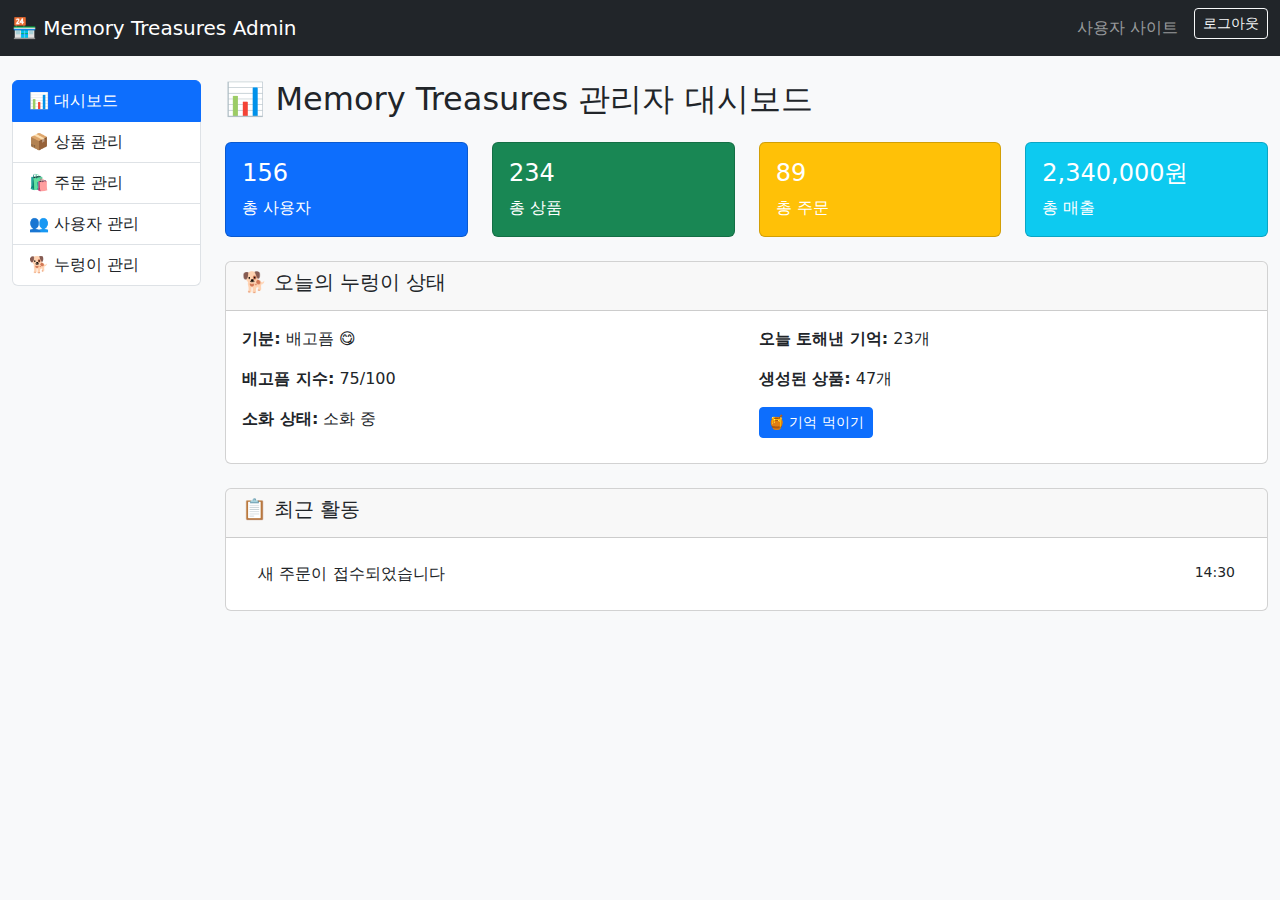
<file: Q0922/src/main/resources/templates/admin-dashboard.html>
<!DOCTYPE html>
<html lang="ko" xmlns:th="http://www.thymeleaf.org" 
      xmlns:sec="http://www.thymeleaf.org/extras/spring-security">
<head>
    <meta charset="UTF-8">
    <meta name="viewport" content="width=device-width, initial-scale=1.0">
    <title>관리자 대시보드 - Memory Treasures</title>
    <link href="https://cdn.jsdelivr.net/npm/bootstrap@5.3.0/dist/css/bootstrap.min.css" rel="stylesheet">
</head>
<body class="bg-light">
    <!-- 네비게이션 -->
    <nav class="navbar navbar-expand-lg navbar-dark bg-dark mb-4">
        <div class="container-fluid">
            <a class="navbar-brand" th:href="@{/}">🏪 Memory Treasures Admin</a>
            <div class="navbar-nav ms-auto">
                <a class="nav-link" th:href="@{/}">사용자 사이트</a>
                <span class="navbar-text me-2" sec:authentication="name"></span>
                <form th:action="@{/logout}" method="post" class="d-inline">
                    <button type="submit" class="btn btn-outline-light btn-sm">로그아웃</button>
                </form>
            </div>
        </div>
    </nav>

    <div class="container-fluid">
        <div class="row">
            <!-- 사이드바 -->
            <div class="col-md-2">
                <div class="list-group">
                    <a href="#dashboard" class="list-group-item list-group-item-action active" 
                       data-bs-toggle="tab">📊 대시보드</a>
                    <a href="#products" class="list-group-item list-group-item-action" 
                       data-bs-toggle="tab">📦 상품 관리</a>
                    <a href="#orders" class="list-group-item list-group-item-action" 
                       data-bs-toggle="tab">🛍️ 주문 관리</a>
                    <a href="#users" class="list-group-item list-group-item-action" 
                       data-bs-toggle="tab">👥 사용자 관리</a>
                    <a href="#nuryeong" class="list-group-item list-group-item-action" 
                       data-bs-toggle="tab">🐕 누렁이 관리</a>
                </div>
            </div>

            <!-- 메인 콘텐츠 -->
            <div class="col-md-10">
                <div class="tab-content">
                    <!-- 대시보드 -->
                    <div class="tab-pane fade show active" id="dashboard">
                        <h2 class="mb-4">📊 Memory Treasures 관리자 대시보드</h2>
                        
                        <!-- 통계 카드 -->
                        <div class="row mb-4">
                            <div class="col-md-3">
                                <div class="card bg-primary text-white">
                                    <div class="card-body">
                                        <h4 th:text="${dashboardStats.totalUsers}">156</h4>
                                        <p class="card-text">총 사용자</p>
                                    </div>
                                </div>
                            </div>
                            <div class="col-md-3">
                                <div class="card bg-success text-white">
                                    <div class="card-body">
                                        <h4 th:text="${dashboardStats.totalProducts}">234</h4>
                                        <p class="card-text">총 상품</p>
                                    </div>
                                </div>
                            </div>
                            <div class="col-md-3">
                                <div class="card bg-warning text-white">
                                    <div class="card-body">
                                        <h4 th:text="${dashboardStats.totalOrders}">89</h4>
                                        <p class="card-text">총 주문</p>
                                    </div>
                                </div>
                            </div>
                            <div class="col-md-3">
                                <div class="card bg-info text-white">
                                    <div class="card-body">
                                        <h4 th:text="${#numbers.formatInteger(dashboardStats.totalRevenue, 0, 'COMMA')} + '원'">2,340,000원</h4>
                                        <p class="card-text">총 매출</p>
                                    </div>
                                </div>
                            </div>
                        </div>

                        <!-- 오늘의 누렁이 상태 -->
                        <div class="card mb-4">
                            <div class="card-header">
                                <h5>🐕 오늘의 누렁이 상태</h5>
                            </div>
                            <div class="card-body">
                                <div class="row">
                                    <div class="col-md-6">
                                        <p><strong>기분:</strong> <span th:text="${nuryeongStatus.mood}">배고픔</span> 😋</p>
                                        <p><strong>배고픔 지수:</strong> <span th:text="${nuryeongStatus.hungerLevel}">75</span>/100</p>
                                        <p><strong>소화 상태:</strong> <span th:text="${nuryeongStatus.digestionStatus}">소화 중</span></p>
                                    </div>
                                    <div class="col-md-6">
                                        <p><strong>오늘 토해낸 기억:</strong> <span th:text="${nuryeongStatus.todayVomitCount}">23</span>개</p>
                                        <p><strong>생성된 상품:</strong> <span th:text="${nuryeongStatus.todayProductCount}">47</span>개</p>
                                        <button class="btn btn-primary btn-sm" onclick="feedNuryeong()">🍯 기억 먹이기</button>
                                    </div>
                                </div>
                            </div>
                        </div>

                        <!-- 최근 활동 -->
                        <div class="card">
                            <div class="card-header">
                                <h5>📋 최근 활동</h5>
                            </div>
                            <div class="card-body">
                                <div class="list-group list-group-flush">
                                    <div class="list-group-item" th:each="activity : ${recentActivities}">
                                        <div class="d-flex justify-content-between">
                                            <span th:text="${activity.description}">새 주문이 접수되었습니다</span>
                                            <small th:text="${#temporals.format(activity.timestamp, 'HH:mm')}">14:30</small>
                                        </div>
                                    </div>
                                </div>
                            </div>
                        </div>
                    </div>

                    <!-- 상품 관리 -->
                    <div class="tab-pane fade" id="products">
                        <div class="d-flex justify-content-between align-items-center mb-4">
                            <h2>📦 상품 관리</h2>
                            <button class="btn btn-primary" data-bs-toggle="modal" data-bs-target="#addProductModal">
                                상품 추가
                            </button>
                        </div>

                        <div class="card">
                            <div class="card-body">
                                <div class="table-responsive">
                                    <table class="table table-hover">
                                        <thead>
                                            <tr>
                                                <th>ID</th>
                                                <th>상품명</th>
                                                <th>기억 주인</th>
                                                <th>가격</th>
                                                <th>재고</th>
                                                <th>상태</th>
                                                <th>관리</th>
                                            </tr>
                                        </thead>
                                        <tbody>
                                            <tr th:each="product : ${products}">
                                                <td th:text="${product.id}">1</td>
                                                <td th:text="${product.name}">토심이의 첫 일기장</td>
                                                <td th:text="${product.originalOwner}">토심이</td>
                                                <td th:text="${#numbers.formatInteger(product.price, 0, 'COMMA')} + '원'">45,000원</td>
                                                <td th:text="${product.stock}">1</td>
                                                <td>
                                                    <span class="badge" 
                                                          th:classappend="${product.stock > 0} ? 'bg-success' : 'bg-danger'"
                                                          th:text="${product.stock > 0} ? '판매중' : '품절'">판매중</span>
                                                </td>
                                                <td>
                                                    <button class="btn btn-sm btn-outline-primary me-1" 
                                                            th:onclick="'editProduct(' + ${product.id} + ')'">수정</button>
                                                    <button class="btn btn-sm btn-outline-danger" 
                                                            th:onclick="'deleteProduct(' + ${product.id} + ')'">삭제</button>
                                                </td>
                                            </tr>
                                        </tbody>
                                    </table>
                                </div>
                            </div>
                        </div>
                    </div>

                    <!-- 주문 관리 -->
                    <div class="tab-pane fade" id="orders">
                        <h2 class="mb-4">🛍️ 주문 관리</h2>

                        <div class="card">
                            <div class="card-body">
                                <div class="table-responsive">
                                    <table class="table table-hover">
                                        <thead>
                                            <tr>
                                                <th>주문번호</th>
                                                <th>고객명</th>
                                                <th>주문일</th>
                                                <th>금액</th>
                                                <th>상태</th>
                                                <th>관리</th>
                                            </tr>
                                        </thead>
                                        <tbody>
                                            <tr th:each="order : ${orders}">
                                                <td th:text="${order.orderNumber}">MT001</td>
                                                <td th:text="${order.user.nickname}">탱고</td>
                                                <td th:text="${#temporals.format(order.createdAt, 'MM-dd HH:mm')}">09-20 14:30</td>
                                                <td th:text="${#numbers.formatInteger(order.totalAmount, 0, 'COMMA')} + '원'">45,000원</td>
                                                <td>
                                                    <select class="form-select form-select-sm" 
                                                            th:onchange="'updateOrderStatus(' + ${order.id} + ', this.value)'">
                                                        <option th:each="status : ${T(com.example.OrderStatus).values()}" 
                                                                th:value="${status}" 
                                                                th:text="${status.description}"
                                                                th:selected="${status == order.status}">상태</option>
                                                    </select>
                                                </td>
                                                <td>
                                                    <button class="btn btn-sm btn-outline-primary" 
                                                            th:onclick="'viewOrderDetail(' + ${order.id} + ')'">상세</button>
                                                </td>
                                            </tr>
                                        </tbody>
                                    </table>
                                </div>
                            </div>
                        </div>
                    </div>

                    <!-- 사용자 관리 -->
                    <div class="tab-pane fade" id="users">
                        <h2 class="mb-4">👥 사용자 관리</h2>

                        <div class="card">
                            <div class="card-body">
                                <div class="table-responsive">
                                    <table class="table table-hover">
                                        <thead>
                                            <tr>
                                                <th>ID</th>
                                                <th>아이디</th>
                                                <th>닉네임</th>
                                                <th>캐릭터</th>
                                                <th>가입일</th>
                                                <th>주문수</th>
                                                <th>관리</th>
                                            </tr>
                                        </thead>
                                        <tbody>
                                            <tr th:each="user : ${users}">
                                                <td th:text="${user.id}">1</td>
                                                <td th:text="${user.username}">tango</td>
                                                <td th:text="${user.nickname}">탱고</td>
                                                <td th:text="${user.characterType.displayName}">탱고</td>
                                                <td th:text="${#temporals.format(user.createdAt, 'yyyy-MM-dd')}">2025-09-01</td>
                                                <td th:text="${user.orderCount}">5</td>
                                                <td>
                                                    <button class="btn btn-sm btn-outline-primary me-1" 
                                                            th:onclick="'viewUser(' + ${user.id} + ')'">상세</button>
                                                    <button class="btn btn-sm btn-outline-warning" 
                                                            th:onclick="'suspendUser(' + ${user.id} + ')'">정지</button>
                                                </td>
                                            </tr>
                                        </tbody>
                                    </table>
                                </div>
                            </div>
                        </div>
                    </div>

                    <!-- 누렁이 관리 -->
                    <div class="tab-pane fade" id="nuryeong">
                        <h2 class="mb-4">🐕 누렁이 관리 센터</h2>

                        <div class="row">
                            <div class="col-md-6">
                                <div class="card mb-4">
                                    <div class="card-header">
                                        <h5>기억 먹이기</h5>
                                    </div>
                                    <div class="card-body">
                                        <form th:action="@{/admin/nuryeong/feed}" method="post">
                                            <div class="mb-3">
                                                <label class="form-label">기억 종류:</label>
                                                <select name="memoryType" class="form-select">
                                                    <option value="CHILDHOOD">어린시절 기억 🧸</option>
                                                    <option value="FRIENDSHIP">우정의 기억 👫</option>
                                                    <option value="LOVE">사랑의 기억 💕</option>
                                                    <option value="ADVENTURE">모험의 기억 🗺️</option>
                                                </select>
                                            </div>
                                            <div class="mb-3">
                                                <label class="form-label">수량:</label>
                                                <input type="number" name="quantity" class="form-control" 
                                                       value="1" min="1" max="10">
                                            </div>
                                            <button type="submit" class="btn btn-primary">🍯 먹이기</button>
                                        </form>
                                    </div>
                                </div>
                            </div>

                            <div class="col-md-6">
                                <div class="card mb-4">
                                    <div class="card-header">
                                        <h5>강제 토해내기</h5>
                                    </div>
                                    <div class="card-body">
                                        <p class="text-muted">누렁이가 소화를 잘 못할 때 사용하세요</p>
                                        <form th:action="@{/admin/nuryeong/vomit}" method="post">
                                            <button type="submit" class="btn btn-warning" 
                                                    onclick="return confirm('정말 강제로 토해내시겠어요?')">
                                                🤮 강제 토해내기
                                            </button>
                                        </form>
                                    </div>
                                </div>
                            </div>
                        </div>

                        <!-- 토해내기 로그 -->
                        <div class="card">
                            <div class="card-header">
                                <h5>📋 토해내기 로그</h5>
                            </div>
                            <div class="card-body">
                                <div class="table-responsive">
                                    <table class="table table-sm">
                                        <thead>
                                            <tr>
                                                <th>시간</th>
                                                <th>생성된 상품수</th>
                                                <th>상태</th>
                                            </tr>
                                        </thead>
                                        <tbody>
                                            <tr th:each="log : ${vomitLogs}">
                                                <td th:text="${#temporals.format(log.timestamp, 'MM-dd HH:mm')}">09-20 14:30</td>
                                                <td th:text="${log.productCount} + '개'">3개</td>
                                                <td th:text="${log.status}">성공</td>
                                            </tr>
                                        </tbody>
                                    </table>
                                </div>
                            </div>
                        </div>
                    </div>
                </div>
            </div>
        </div>
    </div>

    <script src="https://cdn.jsdelivr.net/npm/bootstrap@5.3.0/dist/js/bootstrap.bundle.min.js"></script>
    <script>
        function feedNuryeong() {
            if(confirm('누렁이에게 기억을 먹이시겠어요?')) {
                fetch('/admin/nuryeong/feed', {method: 'POST'})
                    .then(() => location.reload());
            }
        }
        
        function updateOrderStatus(orderId, status) {
            fetch(`/admin/orders/${orderId}/status`, {
                method: 'POST',
                headers: {'Content-Type': 'application/json'},
                body: JSON.stringify({status: status})
            }).then(() => alert('상태가 업데이트되었습니다.'));
        }
    </script>
</body>
</html>
</file>
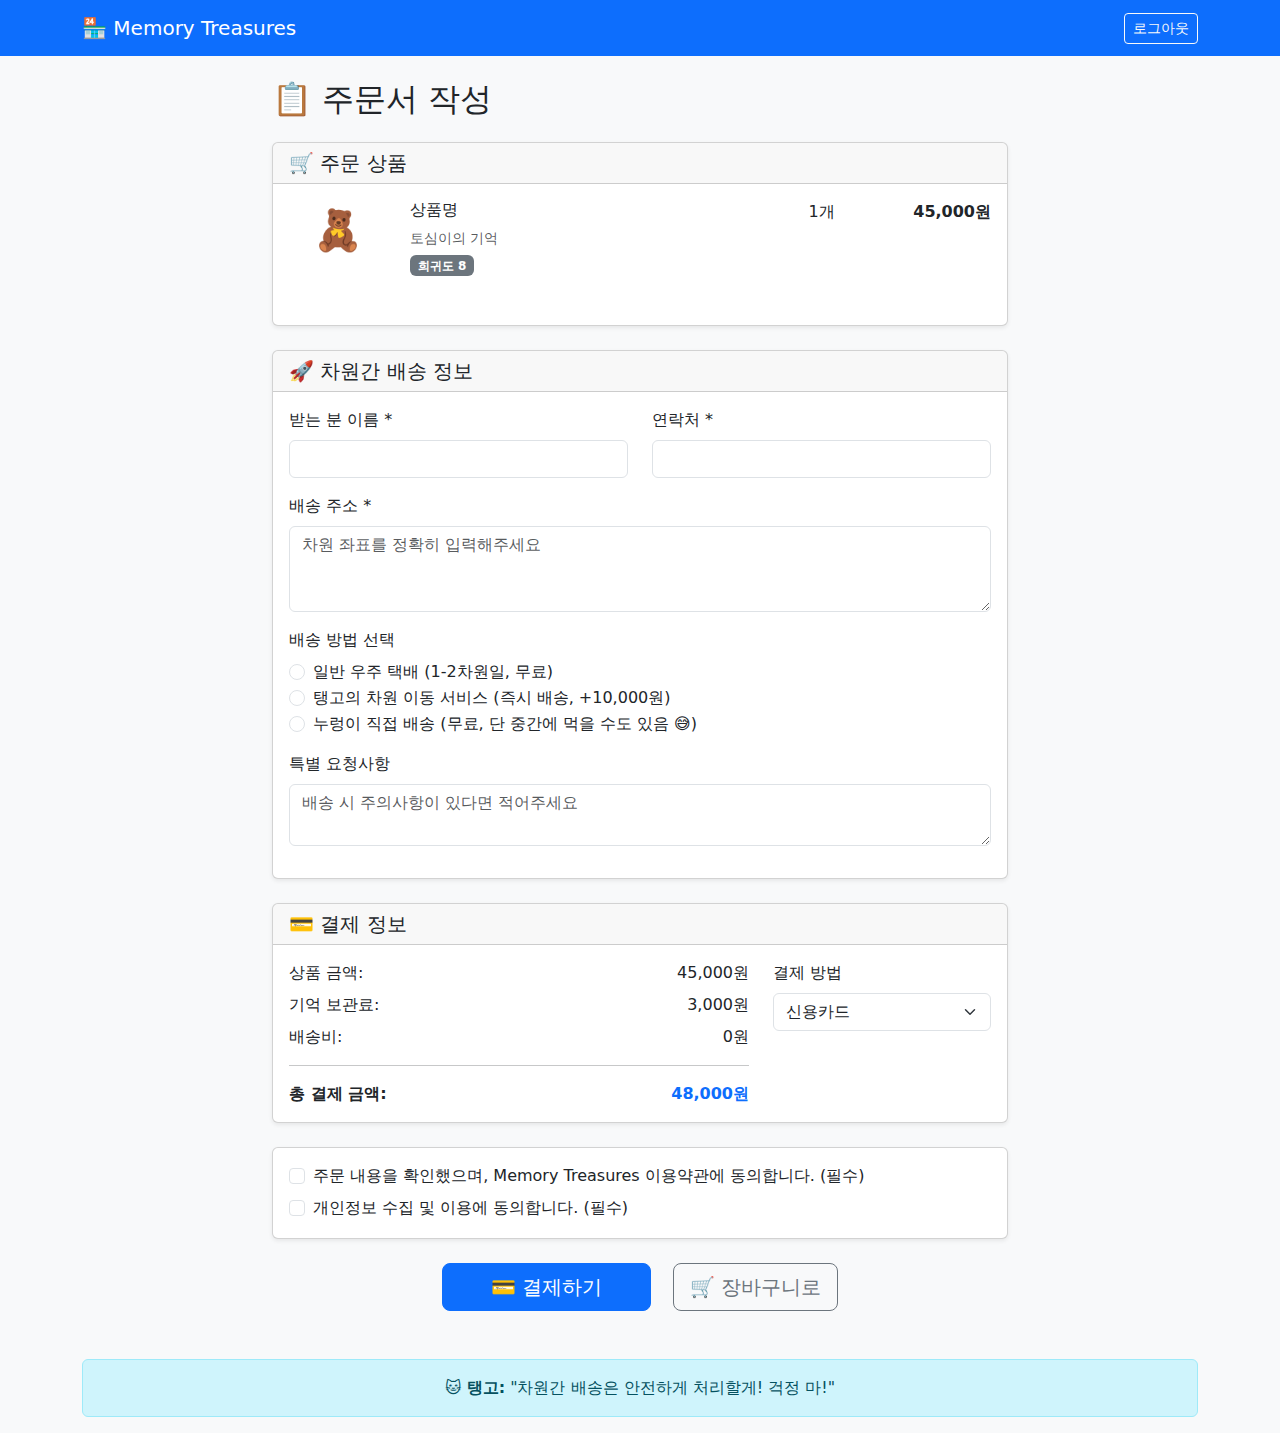
<file: Q0922/src/main/resources/templates/order.html>
<!DOCTYPE html>
<html lang="ko" xmlns:th="http://www.thymeleaf.org" 
      xmlns:sec="http://www.thymeleaf.org/extras/spring-security">
<head>
    <meta charset="UTF-8">
    <meta name="viewport" content="width=device-width, initial-scale=1.0">
    <title>주문하기 - Memory Treasures</title>
    <link href="https://cdn.jsdelivr.net/npm/bootstrap@5.3.0/dist/css/bootstrap.min.css" rel="stylesheet">
</head>
<body class="bg-light">
    <!-- 네비게이션 -->
    <nav class="navbar navbar-expand-lg navbar-dark bg-primary mb-4">
        <div class="container">
            <a class="navbar-brand" th:href="@{/}">🏪 Memory Treasures</a>
            <div class="navbar-nav ms-auto">
                <span class="navbar-text me-2" sec:authentication="name"></span>
                <form th:action="@{/logout}" method="post" class="d-inline">
                    <button type="submit" class="btn btn-outline-light btn-sm">로그아웃</button>
                </form>
            </div>
        </div>
    </nav>

    <div class="container">
        <div class="row justify-content-center">
            <div class="col-md-8">
                <h2 class="mb-4">📋 주문서 작성</h2>

                <form th:action="@{/order/process}" th:object="${orderDTO}" method="post">
                    <!-- 주문 상품 목록 -->
                    <div class="card shadow-sm mb-4">
                        <div class="card-header">
                            <h5 class="mb-0">🛒 주문 상품</h5>
                        </div>
                        <div class="card-body">
                            <div th:each="item, stat : ${orderItems}" class="row mb-3 pb-3" 
                                 th:classappend="${!stat.last} ? 'border-bottom'">
                                <div class="col-2 text-center">
                                    <div style="font-size: 2.5rem;" th:text="${item.product.memoryType.icon}">🧸</div>
                                </div>
                                <div class="col-6">
                                    <h6 th:text="${item.product.name}">상품명</h6>
                                    <p class="text-muted small mb-1" th:text="${item.product.originalOwner} + '의 기억'">토심이의 기억</p>
                                    <span class="badge bg-secondary" 
                                          th:text="'희귀도 ' + ${item.product.rarityScore}">희귀도 8</span>
                                </div>
                                <div class="col-2 text-center">
                                    <span th:text="${item.quantity} + '개'">1개</span>
                                </div>
                                <div class="col-2 text-end">
                                    <strong th:text="${#numbers.formatInteger(item.product.price * item.quantity, 0, 'COMMA')} + '원'">45,000원</strong>
                                </div>
                            </div>
                        </div>
                    </div>

                    <!-- 배송 정보 -->
                    <div class="card shadow-sm mb-4">
                        <div class="card-header">
                            <h5 class="mb-0">🚀 차원간 배송 정보</h5>
                        </div>
                        <div class="card-body">
                            <div class="row">
                                <div class="col-md-6">
                                    <div class="mb-3">
                                        <label for="receiverName" class="form-label">받는 분 이름 *</label>
                                        <input type="text" class="form-control" th:field="*{receiverName}" 
                                               id="receiverName" required>
                                    </div>
                                </div>
                                <div class="col-md-6">
                                    <div class="mb-3">
                                        <label for="receiverPhone" class="form-label">연락처 *</label>
                                        <input type="tel" class="form-control" th:field="*{receiverPhone}" 
                                               id="receiverPhone" required>
                                    </div>
                                </div>
                            </div>
                            
                            <div class="mb-3">
                                <label for="deliveryAddress" class="form-label">배송 주소 *</label>
                                <textarea class="form-control" th:field="*{deliveryAddress}" 
                                          id="deliveryAddress" rows="3" required
                                          placeholder="차원 좌표를 정확히 입력해주세요"></textarea>
                            </div>

                            <div class="mb-3">
                                <label class="form-label">배송 방법 선택</label>
                                <div class="form-check">
                                    <input class="form-check-input" type="radio" th:field="*{deliveryType}" 
                                           value="NORMAL" id="normal">
                                    <label class="form-check-label" for="normal">
                                        일반 우주 택배 (1-2차원일, 무료)
                                    </label>
                                </div>
                                <div class="form-check">
                                    <input class="form-check-input" type="radio" th:field="*{deliveryType}" 
                                           value="EXPRESS" id="express">
                                    <label class="form-check-label" for="express">
                                        탱고의 차원 이동 서비스 (즉시 배송, +10,000원)
                                    </label>
                                </div>
                                <div class="form-check">
                                    <input class="form-check-input" type="radio" th:field="*{deliveryType}" 
                                           value="NURYEONG" id="nuryeong">
                                    <label class="form-check-label" for="nuryeong">
                                        누렁이 직접 배송 (무료, 단 중간에 먹을 수도 있음 😅)
                                    </label>
                                </div>
                            </div>

                            <div class="mb-3">
                                <label for="specialRequest" class="form-label">특별 요청사항</label>
                                <textarea class="form-control" th:field="*{specialRequest}" 
                                          id="specialRequest" rows="2"
                                          placeholder="배송 시 주의사항이 있다면 적어주세요"></textarea>
                            </div>
                        </div>
                    </div>

                    <!-- 결제 정보 -->
                    <div class="card shadow-sm mb-4">
                        <div class="card-header">
                            <h5 class="mb-0">💳 결제 정보</h5>
                        </div>
                        <div class="card-body">
                            <div class="row">
                                <div class="col-8">
                                    <div class="d-flex justify-content-between mb-2">
                                        <span>상품 금액:</span>
                                        <span th:text="${#numbers.formatInteger(orderSummary.subtotal, 0, 'COMMA')} + '원'">45,000원</span>
                                    </div>
                                    <div class="d-flex justify-content-between mb-2">
                                        <span>기억 보관료:</span>
                                        <span>3,000원</span>
                                    </div>
                                    <div class="d-flex justify-content-between mb-2">
                                        <span>배송비:</span>
                                        <span th:text="${#numbers.formatInteger(orderSummary.shippingFee, 0, 'COMMA')} + '원'">0원</span>
                                    </div>
                                    <hr>
                                    <div class="d-flex justify-content-between">
                                        <strong>총 결제 금액:</strong>
                                        <strong class="text-primary" 
                                                th:text="${#numbers.formatInteger(orderSummary.totalAmount, 0, 'COMMA')} + '원'">48,000원</strong>
                                    </div>
                                </div>
                                <div class="col-4">
                                    <div class="mb-3">
                                        <label class="form-label">결제 방법</label>
                                        <select class="form-select" th:field="*{paymentMethod}">
                                            <option value="CARD">신용카드</option>
                                            <option value="BANK">무통장입금</option>
                                            <option value="MEMORY">기억으로 결제</option>
                                            <option value="TOSIM_MOOD">토심이 기분 결제</option>
                                        </select>
                                    </div>
                                </div>
                            </div>
                        </div>
                    </div>

                    <!-- 약관 동의 -->
                    <div class="card shadow-sm mb-4">
                        <div class="card-body">
                            <div class="form-check mb-2">
                                <input class="form-check-input" type="checkbox" th:field="*{termsAgreed}" id="terms" required>
                                <label class="form-check-label" for="terms">
                                    주문 내용을 확인했으며, Memory Treasures 이용약관에 동의합니다. (필수)
                                </label>
                            </div>
                            <div class="form-check">
                                <input class="form-check-input" type="checkbox" th:field="*{privacyAgreed}" id="privacy" required>
                                <label class="form-check-label" for="privacy">
                                    개인정보 수집 및 이용에 동의합니다. (필수)
                                </label>
                            </div>
                        </div>
                    </div>

                    <!-- 주문 버튼 -->
                    <div class="text-center mb-4">
                        <button type="submit" class="btn btn-primary btn-lg px-5">
                            💳 결제하기
                        </button>
                        <a th:href="@{/cart}" class="btn btn-outline-secondary btn-lg ms-3">
                            🛒 장바구니로
                        </a>
                    </div>
                </form>
            </div>
        </div>
    </div>

    <!-- 캐릭터 메시지 -->
    <div class="container mt-4">
        <div class="alert alert-info text-center">
            <p class="mb-0">🐱 <strong>탱고:</strong> "차원간 배송은 안전하게 처리할게! 걱정 마!"</p>
        </div>
    </div>

    <script src="https://cdn.jsdelivr.net/npm/bootstrap@5.3.0/dist/js/bootstrap.bundle.min.js"></script>
</body>
</html>
</file>
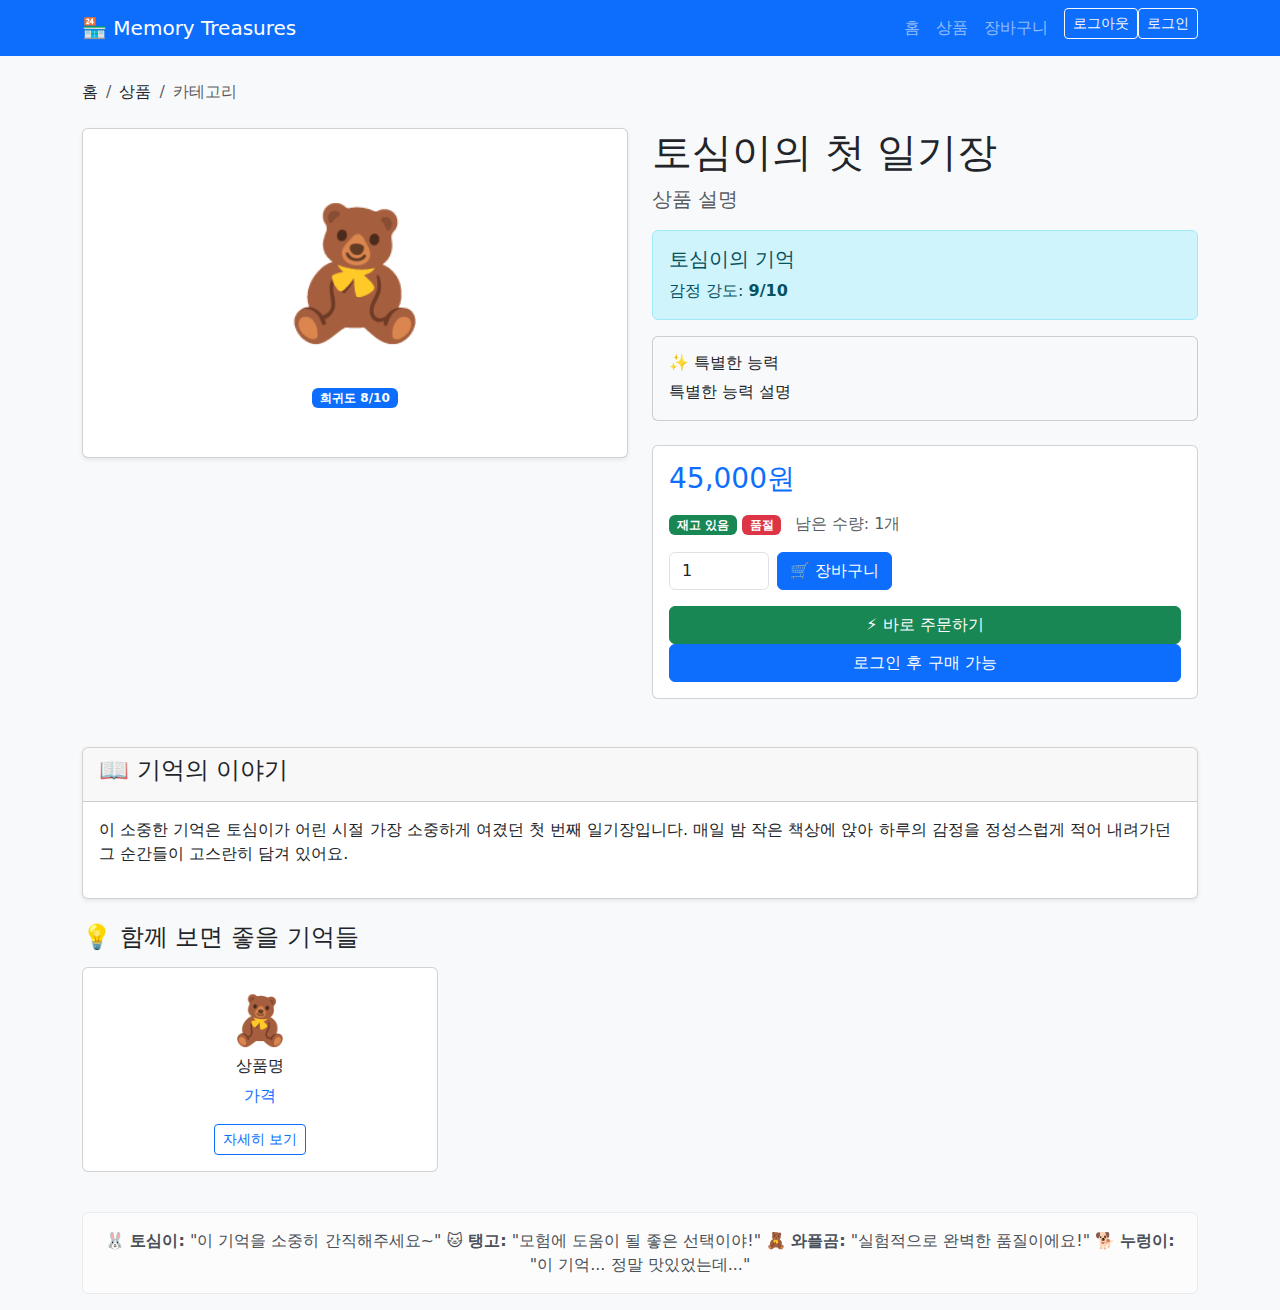
<file: Q0922/src/main/resources/templates/product-detail.html>
<!DOCTYPE html>
<html lang="ko" xmlns:th="http://www.thymeleaf.org" 
      xmlns:sec="http://www.thymeleaf.org/extras/spring-security">
<head>
    <meta charset="UTF-8">
    <meta name="viewport" content="width=device-width, initial-scale=1.0">
    <title th:text="${product.name} + ' - Memory Treasures'">상품명 - Memory Treasures</title>
    <link href="https://cdn.jsdelivr.net/npm/bootstrap@5.3.0/dist/css/bootstrap.min.css" rel="stylesheet">
</head>
<body class="bg-light">
    <!-- 네비게이션 -->
    <nav class="navbar navbar-expand-lg navbar-dark bg-primary mb-4">
        <div class="container">
            <a class="navbar-brand" th:href="@{/}">🏪 Memory Treasures</a>
            <div class="navbar-nav ms-auto">
                <a class="nav-link" th:href="@{/}">홈</a>
                <a class="nav-link" th:href="@{/products}">상품</a>
                <a class="nav-link" th:href="@{/cart}">장바구니</a>
                <div sec:authorize="isAuthenticated()">
                    <span class="navbar-text me-2" sec:authentication="name"></span>
                    <form th:action="@{/logout}" method="post" class="d-inline">
                        <button type="submit" class="btn btn-outline-light btn-sm">로그아웃</button>
                    </form>
                </div>
                <div sec:authorize="!isAuthenticated()">
                    <a th:href="@{/login}" class="btn btn-outline-light btn-sm">로그인</a>
                </div>
            </div>
        </div>
    </nav>

    <div class="container">
        <!-- 브레드크럼 -->
        <nav aria-label="breadcrumb" class="mb-4">
            <ol class="breadcrumb">
                <li class="breadcrumb-item"><a th:href="@{/}">홈</a></li>
                <li class="breadcrumb-item"><a th:href="@{/products}">상품</a></li>
                <li class="breadcrumb-item active" th:text="${product.memoryType.displayName}">카테고리</li>
            </ol>
        </nav>

        <div class="row">
            <!-- 상품 이미지 -->
            <div class="col-md-6">
                <div class="card shadow-sm">
                    <div class="card-body text-center p-5">
                        <div style="font-size: 8rem;" th:text="${product.memoryType.icon}">🧸</div>
                        <div class="mt-3">
                            <span class="badge bg-primary" th:text="'희귀도 ' + ${product.rarityScore} + '/10'">희귀도 8/10</span>
                        </div>
                    </div>
                </div>
            </div>

            <!-- 상품 정보 -->
            <div class="col-md-6">
                <h1 th:text="${product.name}">토심이의 첫 일기장</h1>
                <p class="text-muted lead" th:text="${product.description}">상품 설명</p>

                <!-- 기억 주인 정보 -->
                <div class="alert alert-info">
                    <h5><span th:text="${product.originalOwner}">토심이</span>의 기억</h5>
                    <p class="mb-0">감정 강도: <strong th:text="${product.emotionLevel} + '/10'">9/10</strong></p>
                </div>

                <!-- 특별한 능력 -->
                <div class="card bg-light mb-4" th:if="${product.magicalPower}">
                    <div class="card-body">
                        <h6 class="card-title">✨ 특별한 능력</h6>
                        <p class="card-text" th:text="${product.magicalPower}">특별한 능력 설명</p>
                    </div>
                </div>

                <!-- 가격 및 주문 -->
                <div class="card">
                    <div class="card-body">
                        <h3 class="text-primary mb-3" th:text="${#numbers.formatInteger(product.price, 0, 'COMMA')} + '원'">45,000원</h3>
                        
                        <div class="mb-3">
                            <span th:if="${product.stock > 0}" class="badge bg-success">재고 있음</span>
                            <span th:if="${product.stock == 0}" class="badge bg-danger">품절</span>
                            <span class="text-muted ms-2" th:text="'남은 수량: ' + ${product.stock} + '개'">남은 수량: 1개</span>
                        </div>

                        <div sec:authorize="isAuthenticated()">
                            <form th:action="@{/cart/add}" method="post" class="d-flex gap-2 mb-3">
                                <input type="hidden" name="productId" th:value="${product.id}">
                                <input type="number" name="quantity" class="form-control" 
                                       style="width: 100px;" value="1" min="1" th:max="${product.stock}">
                                <button type="submit" class="btn btn-primary" 
                                        th:disabled="${product.stock == 0}">
                                    🛒 장바구니
                                </button>
                            </form>
                            
                            <form th:action="@{/order/direct}" method="post">
                                <input type="hidden" name="productId" th:value="${product.id}">
                                <input type="hidden" name="quantity" value="1">
                                <button type="submit" class="btn btn-success w-100" 
                                        th:disabled="${product.stock == 0}">
                                    ⚡ 바로 주문하기
                                </button>
                            </form>
                        </div>
                        
                        <div sec:authorize="!isAuthenticated()">
                            <a th:href="@{/login}" class="btn btn-primary w-100">
                                로그인 후 구매 가능
                            </a>
                        </div>
                    </div>
                </div>
            </div>
        </div>

        <!-- 상품 상세 설명 -->
        <div class="row mt-5">
            <div class="col-12">
                <div class="card shadow-sm">
                    <div class="card-header">
                        <h4>📖 기억의 이야기</h4>
                    </div>
                    <div class="card-body">
                        <p th:text="${product.detailedDescription}">
                            이 소중한 기억은 토심이가 어린 시절 가장 소중하게 여겼던 첫 번째 일기장입니다.
                            매일 밤 작은 책상에 앉아 하루의 감정을 정성스럽게 적어 내려가던 그 순간들이 고스란히 담겨 있어요.
                        </p>
                    </div>
                </div>
            </div>
        </div>

        <!-- 관련 상품 -->
        <div class="row mt-4" th:if="${relatedProducts != null and !#lists.isEmpty(relatedProducts)}">
            <div class="col-12">
                <h4 class="mb-3">💡 함께 보면 좋을 기억들</h4>
                <div class="row">
                    <div class="col-md-4" th:each="related : ${relatedProducts}">
                        <div class="card mb-3">
                            <div class="card-body text-center">
                                <div style="font-size: 3rem;" th:text="${related.memoryType.icon}">🧸</div>
                                <h6 class="card-title" th:text="${related.name}">상품명</h6>
                                <p class="card-text text-primary" 
                                   th:text="${#numbers.formatInteger(related.price, 0, 'COMMA')} + '원'">가격</p>
                                <a th:href="@{/products/{id}(id=${related.id})}" class="btn btn-sm btn-outline-primary">
                                    자세히 보기
                                </a>
                            </div>
                        </div>
                    </div>
                </div>
            </div>
        </div>
    </div>

    <!-- 캐릭터 메시지 -->
    <div class="container mt-4">
        <div class="alert alert-light text-center">
            <p class="mb-0">
                <span th:switch="${product.originalOwner}">
                    <span th:case="토심이">🐰 <strong>토심이:</strong> "이 기억을 소중히 간직해주세요~"</span>
                    <span th:case="탱고">🐱 <strong>탱고:</strong> "모험에 도움이 될 좋은 선택이야!"</span>
                    <span th:case="와플곰">🧸 <strong>와플곰:</strong> "실험적으로 완벽한 품질이에요!"</span>
                    <span th:case="*">🐕 <strong>누렁이:</strong> "이 기억... 정말 맛있었는데..."</span>
                </span>
            </p>
        </div>
    </div>

    <script src="https://cdn.jsdelivr.net/npm/bootstrap@5.3.0/dist/js/bootstrap.bundle.min.js"></script>
</body>
</html>
</file>
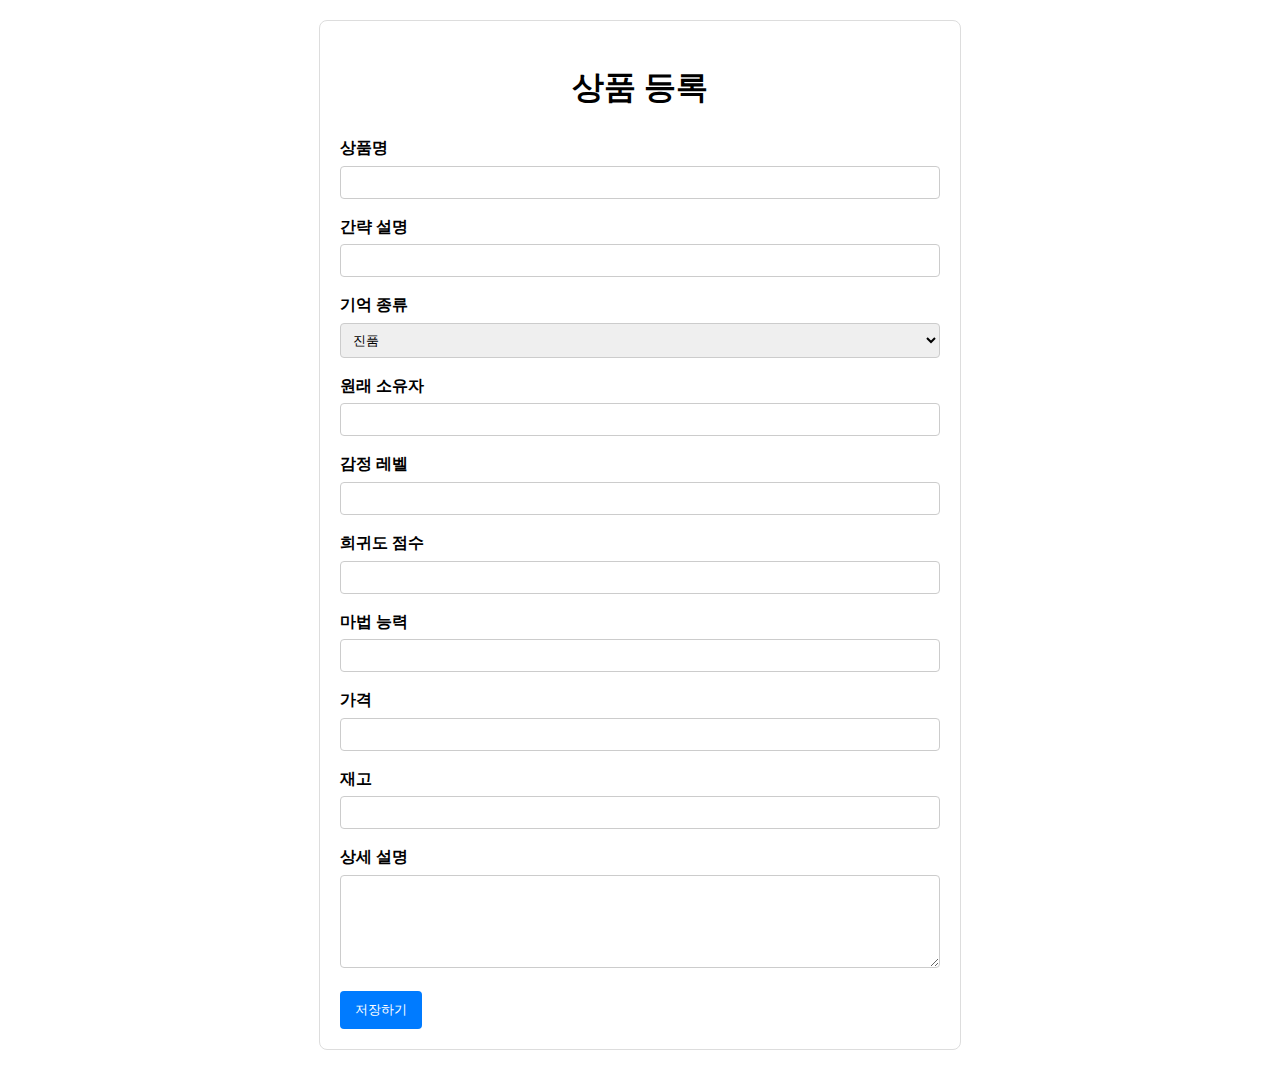
<file: Q0922/src/main/resources/templates/productcreate.html>
<!DOCTYPE html>
<html lang="ko">
<head>
    <meta charset="UTF-8">
    <meta name="viewport" content="width=device-width, initial-scale=1.0">
    <title>상품 등록/수정</title>
    <style>
        body { font-family: Arial, sans-serif; line-height: 1.6; margin: 20px; }
        .form-container { max-width: 600px; margin: auto; padding: 20px; border: 1px solid #ddd; border-radius: 8px; }
        h1 { text-align: center; }
        .form-group { margin-bottom: 15px; }
        label { display: block; margin-bottom: 5px; font-weight: bold; }
        input[type="text"], input[type="number"], textarea, select { width: 100%; padding: 8px; box-sizing: border-box; border: 1px solid #ccc; border-radius: 4px; }
        button { padding: 10px 15px; background-color: #007BFF; color: white; border: none; border-radius: 4px; cursor: pointer; }
    </style>
</head>
<body>

<div class="form-container">
    <h1>상품 등록</h1>
    <form action="/products/new" method="post">
        <div class="form-group">
            <label for="name">상품명</label>
            <input type="text" id="name" name="name" required>
        </div>
        <div class="form-group">
            <label for="description">간략 설명</label>
            <input type="text" id="description" name="description">
        </div>
        <div class="form-group">
            <label for="memoryType">기억 종류</label>
            <select id="memoryType" name="memoryType">
                <option value="GENUINE">진품</option>
                <option value="REPLICA">복제품</option>
                </select>
        </div>
        <div class="form-group">
            <label for="originalOwner">원래 소유자</label>
            <input type="text" id="originalOwner" name="originalOwner">
        </div>
        <div class="form-group">
            <label for="emotionLevel">감정 레벨</label>
            <input type="number" id="emotionLevel" name="emotionLevel">
        </div>
        <div class="form-group">
            <label for="rarityScore">희귀도 점수</label>
            <input type="number" id="rarityScore" name="rarityScore">
        </div>
        <div class="form-group">
            <label for="magicalPower">마법 능력</label>
            <input type="text" id="magicalPower" name="magicalPower">
        </div>
        <div class="form-group">
            <label for="price">가격</label>
            <input type="number" id="price" name="price" required>
        </div>
        <div class="form-group">
            <label for="stock">재고</label>
            <input type="number" id="stock" name="stock" required>
        </div>
        <div class="form-group">
            <label for="detailedDescription">상세 설명</label>
            <textarea id="detailedDescription" name="detailedDescription" rows="5"></textarea>
        </div>
        <button type="submit">저장하기</button>
    </form>
</div>

</body>
</html>
</file>
